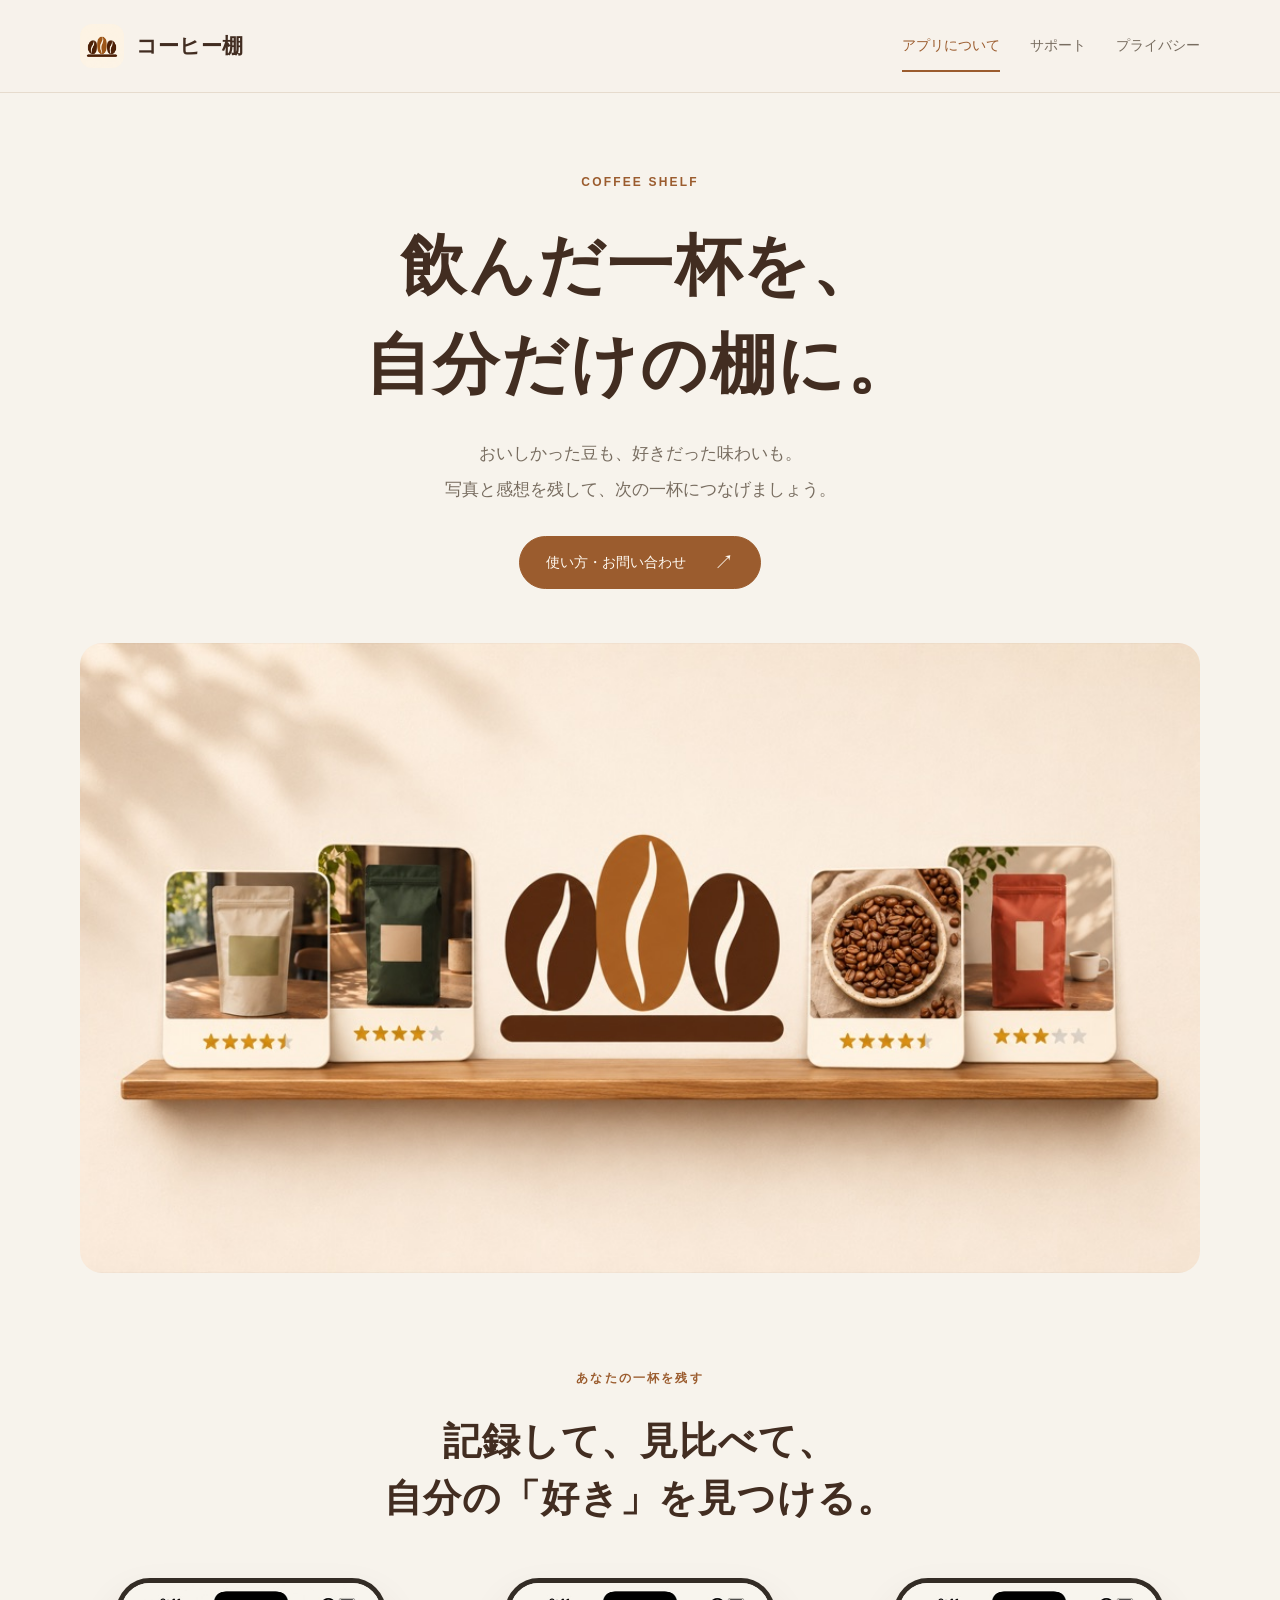
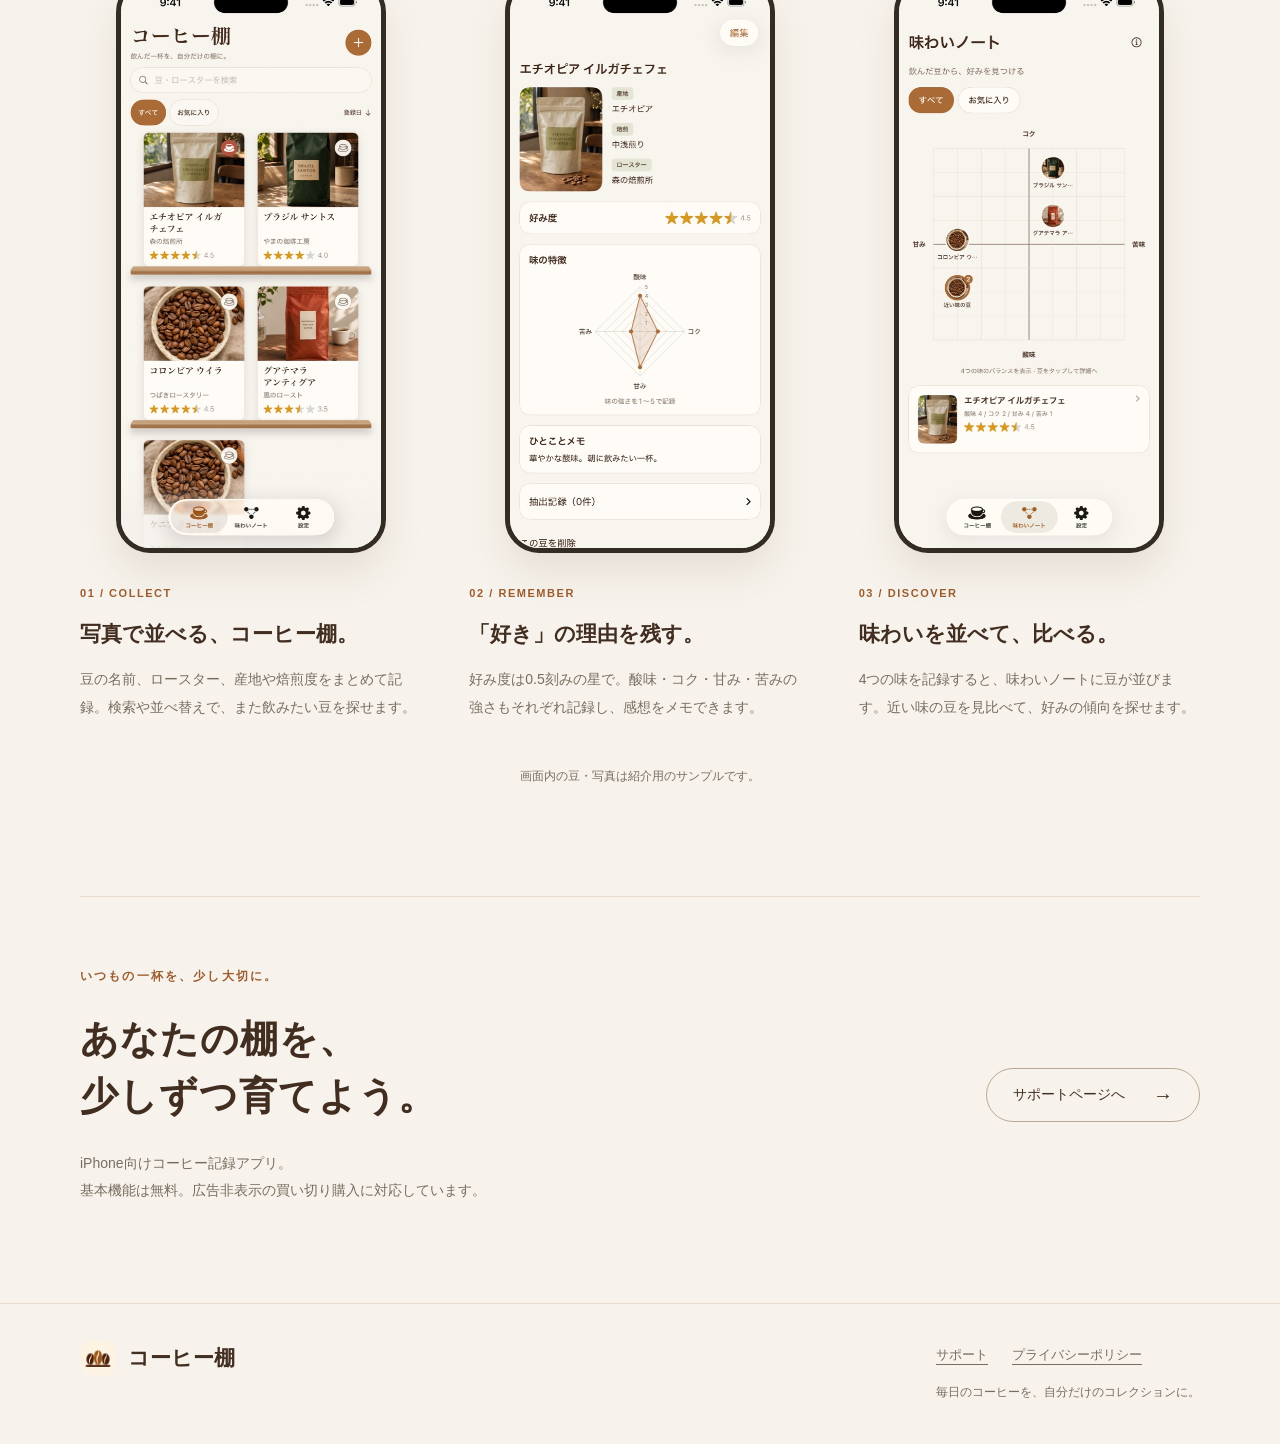
<file: index.html>
<!doctype html>
<html lang="ja"><head><meta charset="utf-8"><meta name="viewport" content="width=device-width,initial-scale=1"><meta name="color-scheme" content="light"><meta name="description" content="コーヒー豆の写真、好み度、4つの味わいを記録するiPhoneアプリ「コーヒー棚」。使い方とお問い合わせはこちら。"><title>コーヒー棚 | 飲んだ一杯を、自分だけの棚に。</title><link rel="icon" href="assets/app-icon.png"><link rel="stylesheet" href="styles.css"><script src="site.js" defer></script></head>
<body><a class="skip" href="#main">本文へ移動</a><header class="site-header"><div class="wrap header-inner"><a class="brand" href="index.html"><img src="assets/app-icon.png" width="44" height="44" alt=""><span>コーヒー棚</span></a><nav aria-label="メインナビゲーション"><a href="index.html" aria-current="page">アプリについて</a><a href="support.html">サポート</a><a href="privacy.html">プライバシー</a></nav></div></header>
<main id="main"><section class="hero wrap"><p class="eyebrow">COFFEE SHELF</p><h1>飲んだ一杯を、<br>自分だけの棚に。</h1><p class="lead">おいしかった豆も、好きだった味わいも。<br>写真と感想を残して、次の一杯につなげましょう。</p><a class="button" href="support.html">使い方・お問い合わせ <span aria-hidden="true">↗</span></a><img class="hero-art" src="assets/coffee-shelf.jpg" alt="豆の写真カードが並ぶ木の棚と、コーヒー棚の豆3つのロゴ" width="1050" height="591"></section>
<section class="features wrap" aria-labelledby="features-title"><div class="section-heading"><p class="eyebrow">あなたの一杯を残す</p><h2 id="features-title">記録して、見比べて、<br>自分の「好き」を見つける。</h2></div><div class="feature-grid">
<article><div class="phone"><img src="assets/shelf.jpg" alt="写真と好み度を木の棚に並べたコーヒー豆の一覧" width="506" height="1100" loading="lazy"></div><p class="step-label">01 / COLLECT</p><h3>写真で並べる、コーヒー棚。</h3><p>豆の名前、ロースター、産地や焙煎度をまとめて記録。検索や並べ替えで、また飲みたい豆を探せます。</p></article>
<article><div class="phone"><img src="assets/detail.jpg" alt="豆の写真、星の好み度、4つの味のグラフを表示した詳細画面" width="506" height="1100" loading="lazy"></div><p class="step-label">02 / REMEMBER</p><h3>「好き」の理由を残す。</h3><p>好み度は0.5刻みの星で。酸味・コク・甘み・苦みの強さもそれぞれ記録し、感想をメモできます。</p></article>
<article><div class="phone"><img src="assets/note.jpg" alt="登録した豆を味のバランスで配置する味わいノート" width="506" height="1100" loading="lazy"></div><p class="step-label">03 / DISCOVER</p><h3>味わいを並べて、比べる。</h3><p>4つの味を記録すると、味わいノートに豆が並びます。近い味の豆を見比べて、好みの傾向を探せます。</p></article>
</div><p class="image-note">画面内の豆・写真は紹介用のサンプルです。</p></section>
<section class="closing wrap"><div><p class="eyebrow">いつもの一杯を、少し大切に。</p><h2>あなたの棚を、<br>少しずつ育てよう。</h2><p>iPhone向けコーヒー記録アプリ。<br>基本機能は無料。広告非表示の買い切り購入に対応しています。</p></div><a class="button secondary" href="support.html">サポートページへ <span aria-hidden="true">→</span></a></section></main><footer class="site-footer"><div class="wrap footer-inner"><a class="brand" href="index.html"><img src="assets/app-icon.png" alt="" width="36" height="36"><span>コーヒー棚</span></a><div><a href="support.html">サポート</a><a href="privacy.html">プライバシーポリシー</a><small>毎日のコーヒーを、自分だけのコレクションに。</small></div></div></footer></body></html>
</file>
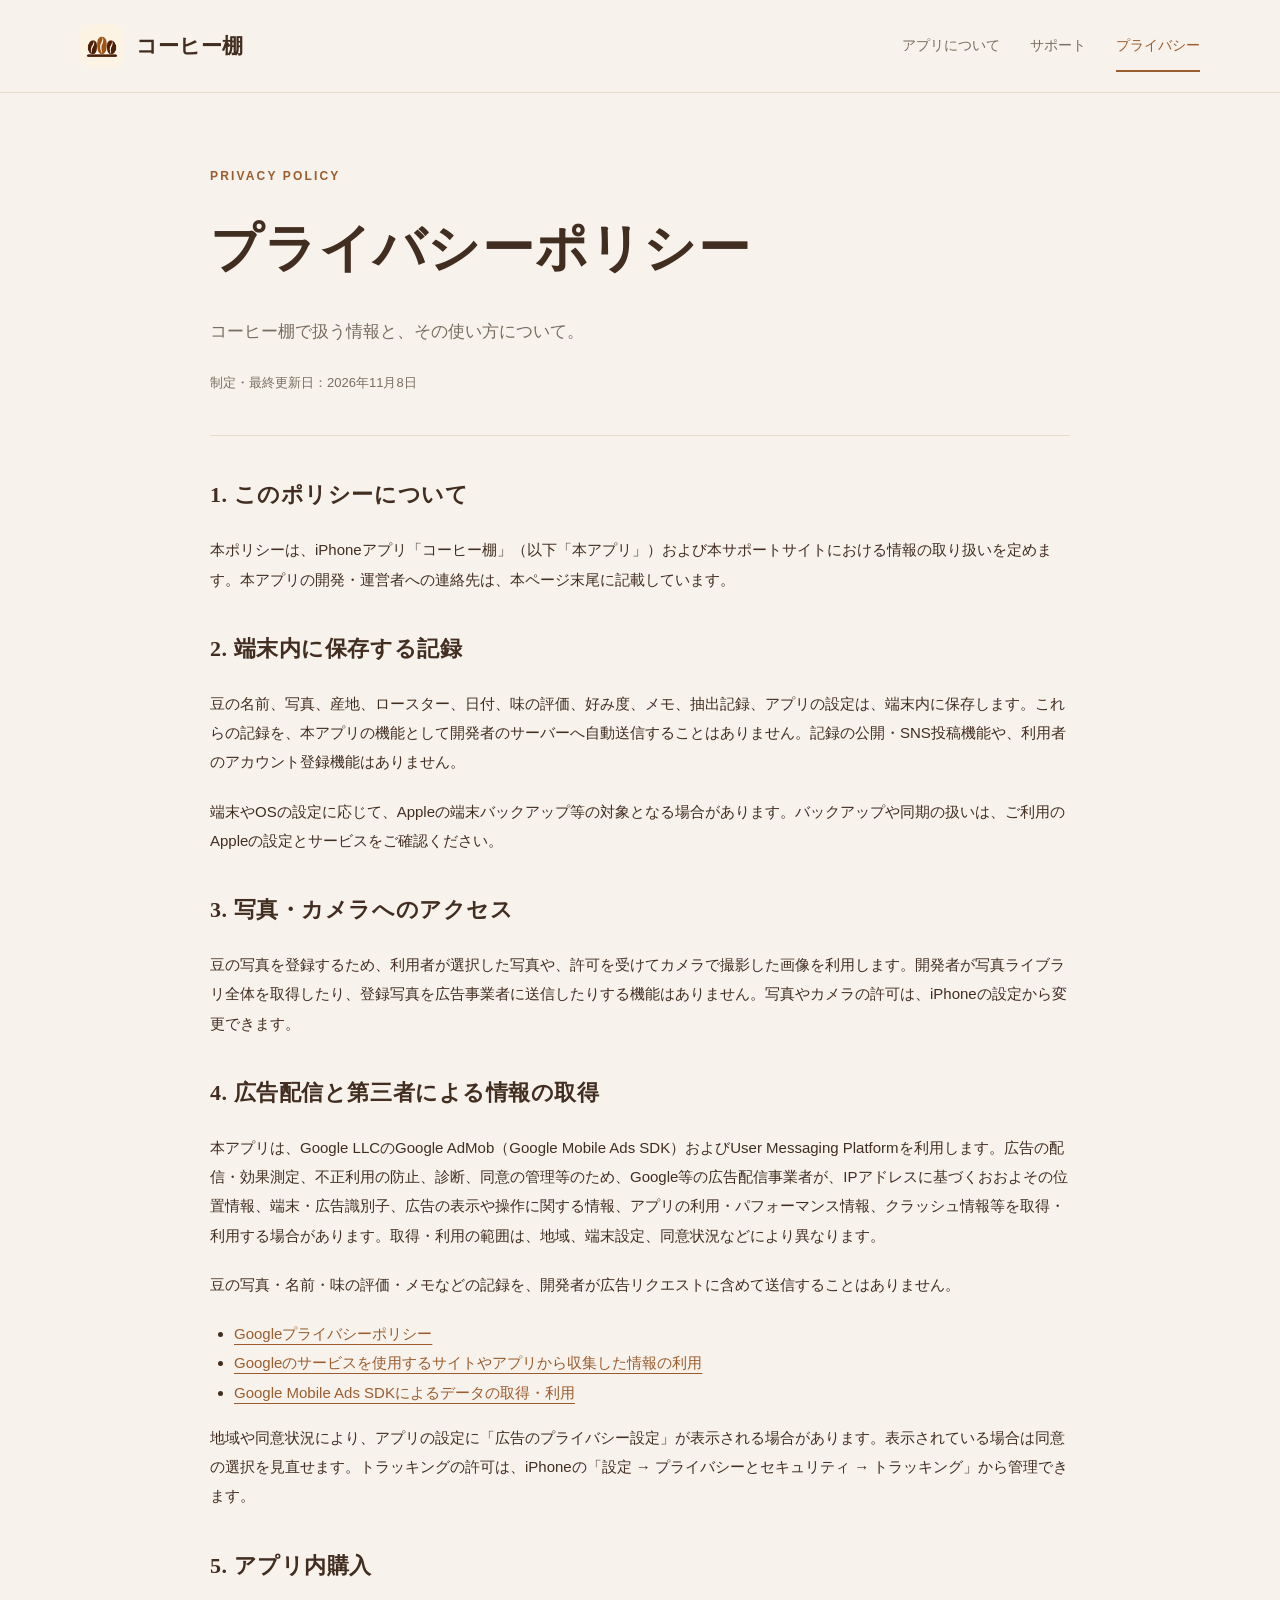
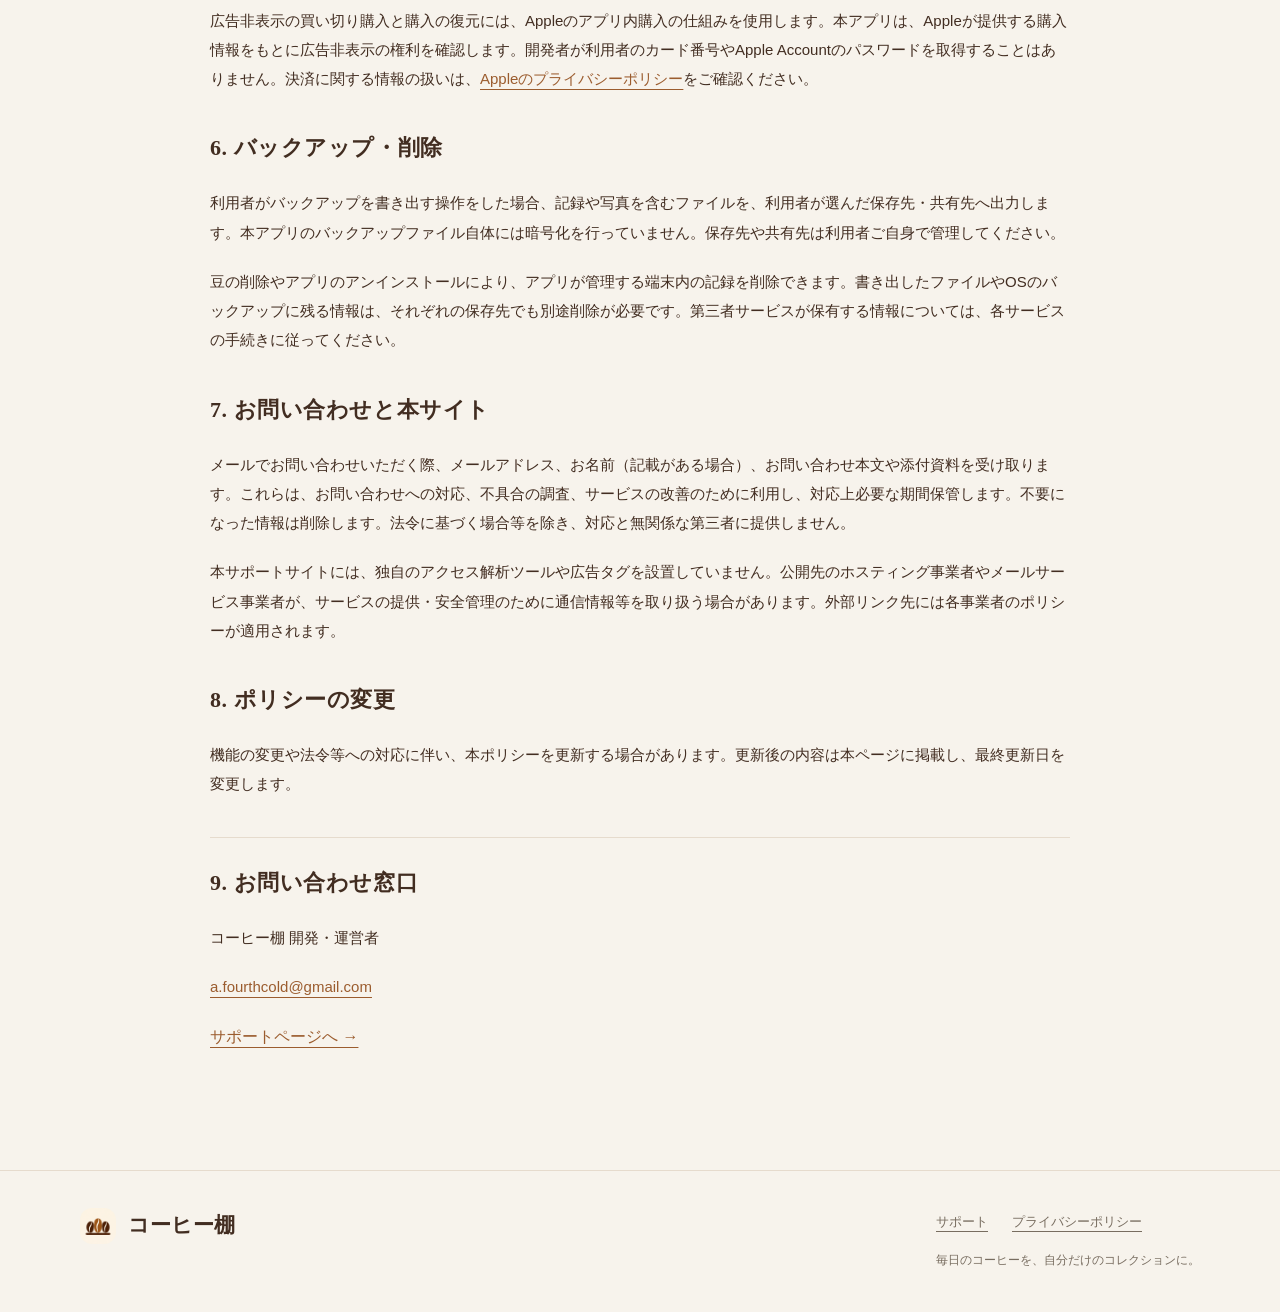
<file: privacy.html>
<!doctype html>
<html lang="ja"><head><meta charset="utf-8"><meta name="viewport" content="width=device-width,initial-scale=1"><meta name="color-scheme" content="light"><meta name="description" content="コーヒー棚のデータ保存、広告、アプリ内購入、写真、バックアップ、お問い合わせ情報の取り扱いについて。"><title>プライバシーポリシー | コーヒー棚</title><link rel="icon" href="assets/app-icon.png"><link rel="stylesheet" href="styles.css"><script src="site.js" defer></script></head>
<body><a class="skip" href="#main">本文へ移動</a><header class="site-header"><div class="wrap header-inner"><a class="brand" href="index.html"><img src="assets/app-icon.png" width="44" height="44" alt=""><span>コーヒー棚</span></a><nav aria-label="メインナビゲーション"><a href="index.html">アプリについて</a><a href="support.html">サポート</a><a href="privacy.html" aria-current="page">プライバシー</a></nav></div></header>
<main id="main"><article class="wrap document policy"><div class="page-heading"><p class="eyebrow">PRIVACY POLICY</p><h1>プライバシーポリシー</h1><p class="lead">コーヒー棚で扱う情報と、その使い方について。</p><p class="date">制定・最終更新日：2026年11月8日</p></div>
<section><h2>1. このポリシーについて</h2><p>本ポリシーは、iPhoneアプリ「コーヒー棚」（以下「本アプリ」）および本サポートサイトにおける情報の取り扱いを定めます。本アプリの開発・運営者への連絡先は、本ページ末尾に記載しています。</p></section>
<section><h2>2. 端末内に保存する記録</h2><p>豆の名前、写真、産地、ロースター、日付、味の評価、好み度、メモ、抽出記録、アプリの設定は、端末内に保存します。これらの記録を、本アプリの機能として開発者のサーバーへ自動送信することはありません。記録の公開・SNS投稿機能や、利用者のアカウント登録機能はありません。</p><p>端末やOSの設定に応じて、Appleの端末バックアップ等の対象となる場合があります。バックアップや同期の扱いは、ご利用のAppleの設定とサービスをご確認ください。</p></section>
<section><h2>3. 写真・カメラへのアクセス</h2><p>豆の写真を登録するため、利用者が選択した写真や、許可を受けてカメラで撮影した画像を利用します。開発者が写真ライブラリ全体を取得したり、登録写真を広告事業者に送信したりする機能はありません。写真やカメラの許可は、iPhoneの設定から変更できます。</p></section>
<section><h2>4. 広告配信と第三者による情報の取得</h2><p>本アプリは、Google LLCのGoogle AdMob（Google Mobile Ads SDK）およびUser Messaging Platformを利用します。広告の配信・効果測定、不正利用の防止、診断、同意の管理等のため、Google等の広告配信事業者が、IPアドレスに基づくおおよその位置情報、端末・広告識別子、広告の表示や操作に関する情報、アプリの利用・パフォーマンス情報、クラッシュ情報等を取得・利用する場合があります。取得・利用の範囲は、地域、端末設定、同意状況などにより異なります。</p><p>豆の写真・名前・味の評価・メモなどの記録を、開発者が広告リクエストに含めて送信することはありません。</p><ul><li><a href="https://policies.google.com/privacy?hl=ja">Googleプライバシーポリシー</a></li><li><a href="https://policies.google.com/technologies/partner-sites?hl=ja">Googleのサービスを使用するサイトやアプリから収集した情報の利用</a></li><li><a href="https://developers.google.com/admob/ios/privacy/data-disclosure?hl=ja">Google Mobile Ads SDKによるデータの取得・利用</a></li></ul><p>地域や同意状況により、アプリの設定に「広告のプライバシー設定」が表示される場合があります。表示されている場合は同意の選択を見直せます。トラッキングの許可は、iPhoneの「設定 → プライバシーとセキュリティ → トラッキング」から管理できます。</p></section>
<section><h2>5. アプリ内購入</h2><p>広告非表示の買い切り購入と購入の復元には、Appleのアプリ内購入の仕組みを使用します。本アプリは、Appleが提供する購入情報をもとに広告非表示の権利を確認します。開発者が利用者のカード番号やApple Accountのパスワードを取得することはありません。決済に関する情報の扱いは、<a href="https://www.apple.com/jp/legal/privacy/">Appleのプライバシーポリシー</a>をご確認ください。</p></section>
<section><h2>6. バックアップ・削除</h2><p>利用者がバックアップを書き出す操作をした場合、記録や写真を含むファイルを、利用者が選んだ保存先・共有先へ出力します。本アプリのバックアップファイル自体には暗号化を行っていません。保存先や共有先は利用者ご自身で管理してください。</p><p>豆の削除やアプリのアンインストールにより、アプリが管理する端末内の記録を削除できます。書き出したファイルやOSのバックアップに残る情報は、それぞれの保存先でも別途削除が必要です。第三者サービスが保有する情報については、各サービスの手続きに従ってください。</p></section>
<section><h2>7. お問い合わせと本サイト</h2><p>メールでお問い合わせいただく際、メールアドレス、お名前（記載がある場合）、お問い合わせ本文や添付資料を受け取ります。これらは、お問い合わせへの対応、不具合の調査、サービスの改善のために利用し、対応上必要な期間保管します。不要になった情報は削除します。法令に基づく場合等を除き、対応と無関係な第三者に提供しません。</p><p>本サポートサイトには、独自のアクセス解析ツールや広告タグを設置していません。公開先のホスティング事業者やメールサービス事業者が、サービスの提供・安全管理のために通信情報等を取り扱う場合があります。外部リンク先には各事業者のポリシーが適用されます。</p></section>
<section><h2>8. ポリシーの変更</h2><p>機能の変更や法令等への対応に伴い、本ポリシーを更新する場合があります。更新後の内容は本ページに掲載し、最終更新日を変更します。</p></section>
<section class="policy-contact"><h2>9. お問い合わせ窓口</h2><p>コーヒー棚 開発・運営者</p><p><a href="mailto:a.fourthcold@gmail.com">a.fourthcold@gmail.com</a></p><a href="support.html#contact">サポートページへ →</a></section></article></main><footer class="site-footer"><div class="wrap footer-inner"><a class="brand" href="index.html"><img src="assets/app-icon.png" alt="" width="36" height="36"><span>コーヒー棚</span></a><div><a href="support.html">サポート</a><a href="privacy.html">プライバシーポリシー</a><small>毎日のコーヒーを、自分だけのコレクションに。</small></div></div></footer></body></html>
</file>
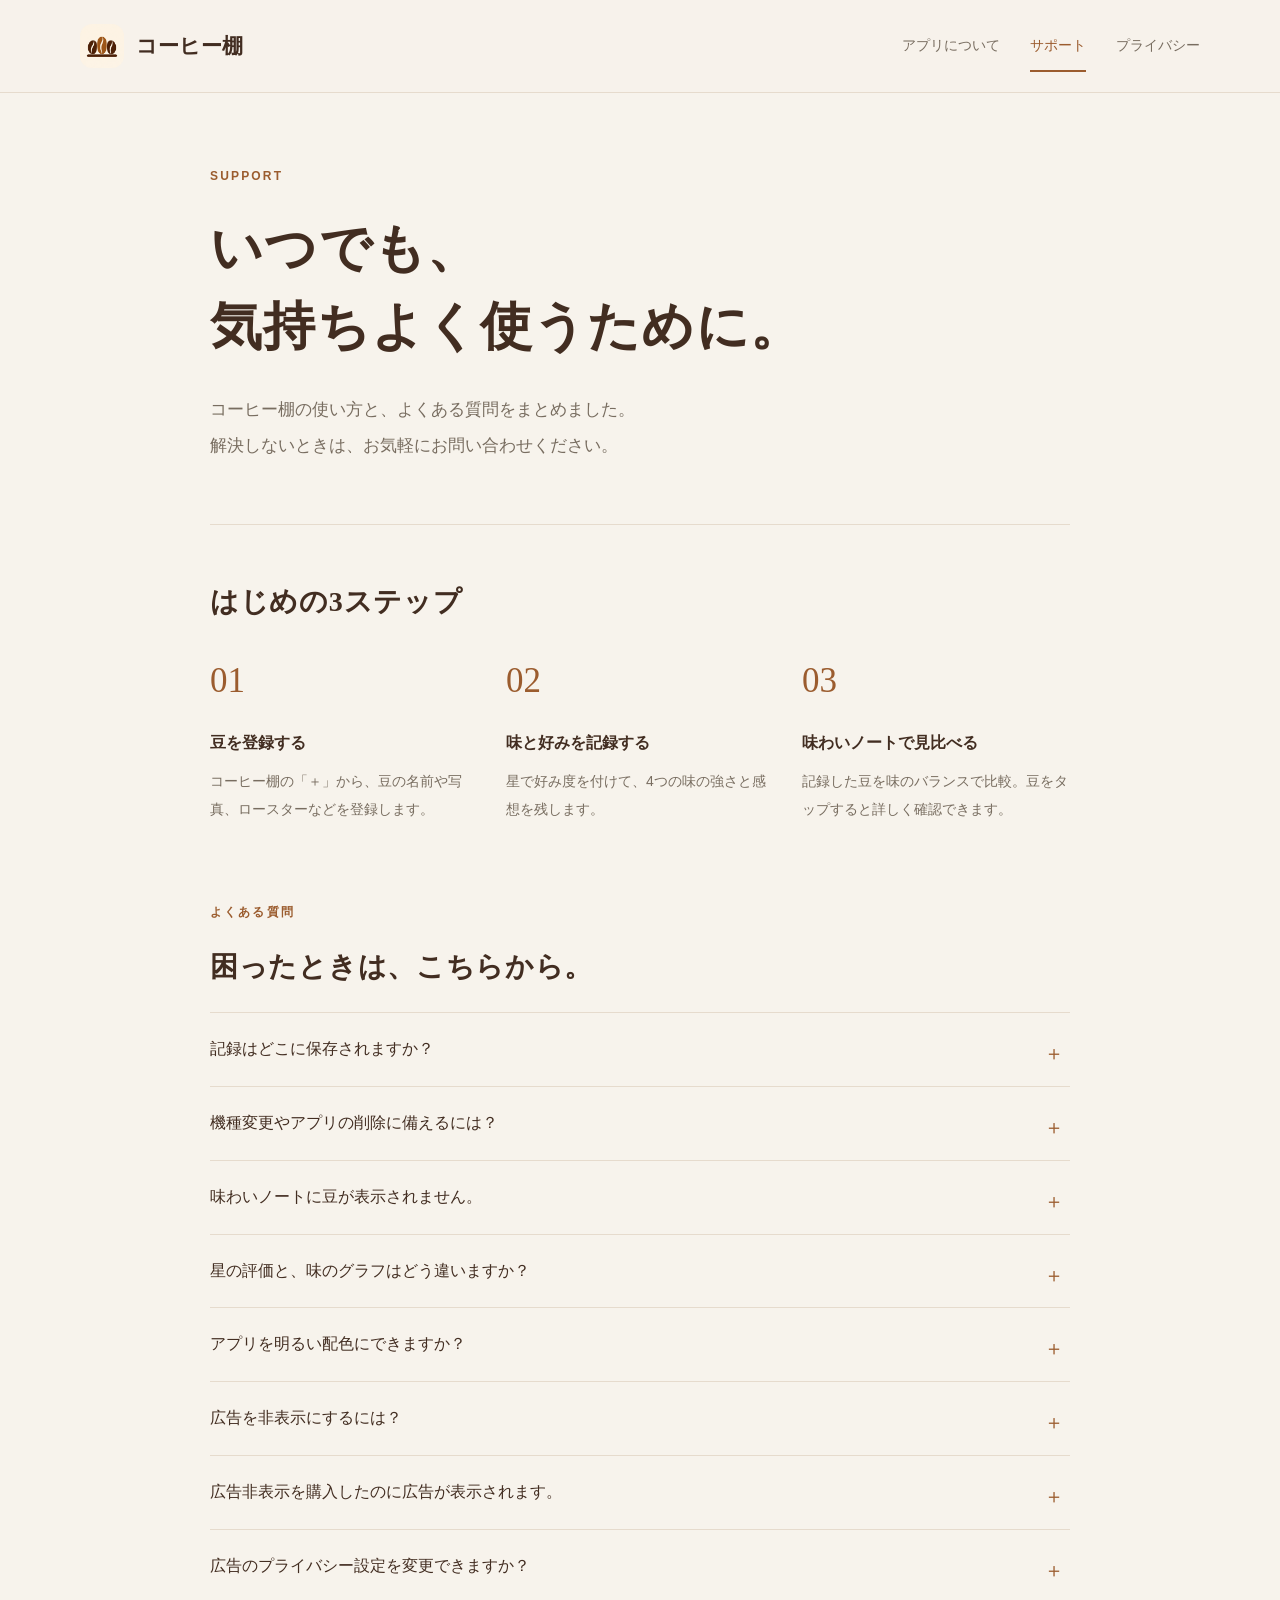
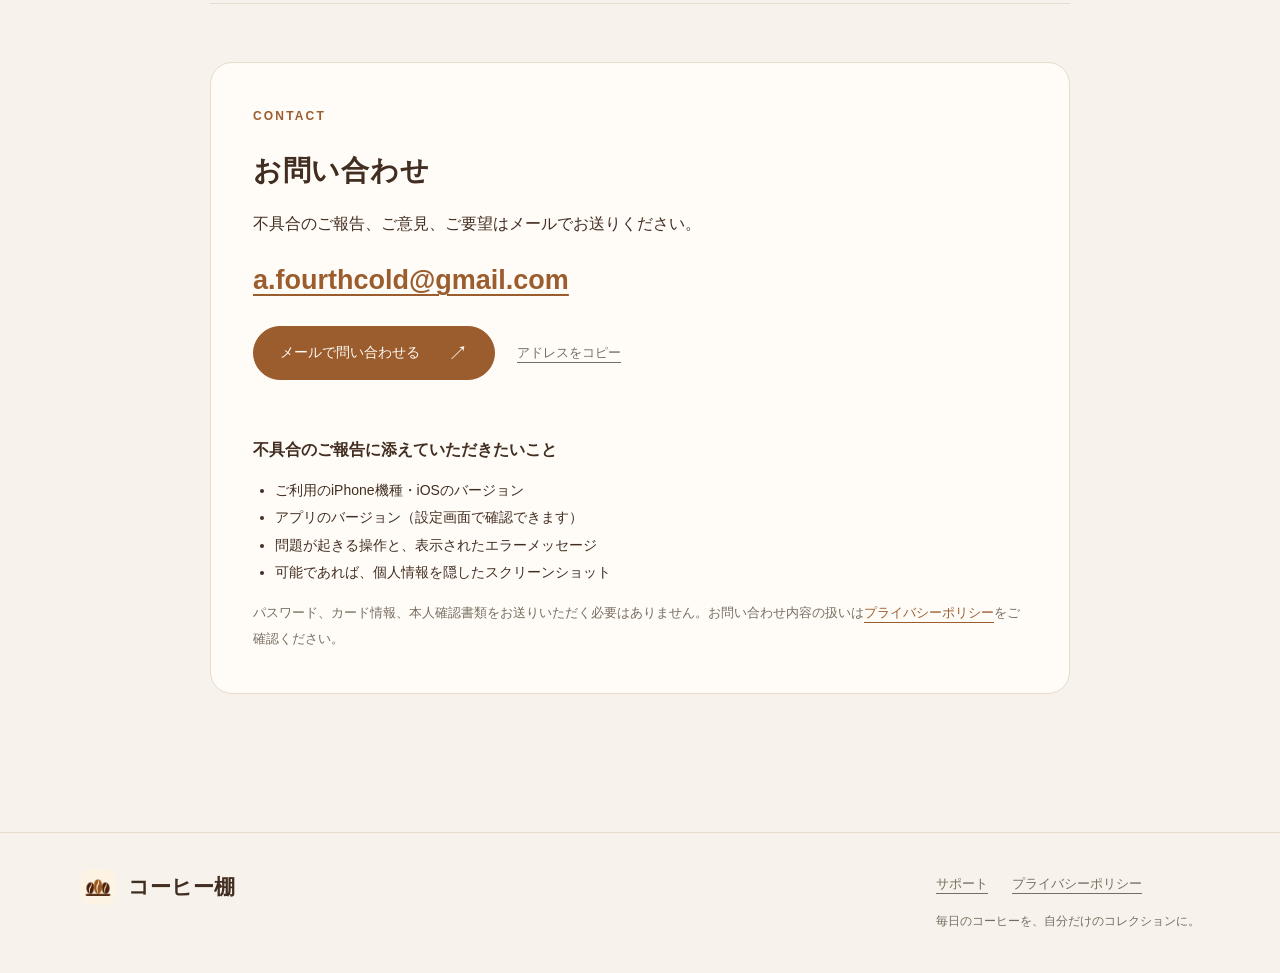
<file: support.html>
<!doctype html>
<html lang="ja"><head><meta charset="utf-8"><meta name="viewport" content="width=device-width,initial-scale=1"><meta name="color-scheme" content="light"><meta name="description" content="コーヒー棚の使い方、バックアップ、味わいノート、広告非表示の購入と復元について。お問い合わせはこちら。"><title>サポート・お問い合わせ | コーヒー棚</title><link rel="icon" href="assets/app-icon.png"><link rel="stylesheet" href="styles.css"><script src="site.js" defer></script></head>
<body><a class="skip" href="#main">本文へ移動</a><header class="site-header"><div class="wrap header-inner"><a class="brand" href="index.html"><img src="assets/app-icon.png" width="44" height="44" alt=""><span>コーヒー棚</span></a><nav aria-label="メインナビゲーション"><a href="index.html">アプリについて</a><a href="support.html" aria-current="page">サポート</a><a href="privacy.html">プライバシー</a></nav></div></header>
<main id="main"><div class="wrap document"><div class="page-heading"><p class="eyebrow">SUPPORT</p><h1>いつでも、<br>気持ちよく使うために。</h1><p class="lead">コーヒー棚の使い方と、よくある質問をまとめました。<br>解決しないときは、お気軽にお問い合わせください。</p></div>
<section aria-labelledby="guide"><h2 id="guide">はじめの3ステップ</h2><ol class="guide-list"><li><b>豆を登録する</b><p>コーヒー棚の「＋」から、豆の名前や写真、ロースターなどを登録します。</p></li><li><b>味と好みを記録する</b><p>星で好み度を付けて、4つの味の強さと感想を残します。</p></li><li><b>味わいノートで見比べる</b><p>記録した豆を味のバランスで比較。豆をタップすると詳しく確認できます。</p></li></ol></section>
<section class="faq" aria-labelledby="faq-title"><p class="eyebrow">よくある質問</p><h2 id="faq-title">困ったときは、こちらから。</h2><details><summary>記録はどこに保存されますか？</summary><p>豆の情報、写真、評価やメモは、アプリが使用する端末内に保存します。ログインや会員登録は不要です。アプリの機能として、開発者のサーバーに記録を自動送信することはありません。</p></details><details><summary>機種変更やアプリの削除に備えるには？</summary><p>「設定 → バックアップ → バックアップを書き出す」でファイルを保存してください。新しい端末では同じ画面の「バックアップから復元」を選びます。復元すると、その端末にある現在の記録をすべて置き換えます。バックアップには写真やメモも含まれるため、保存先や共有先にご注意ください。</p></details><details><summary>味わいノートに豆が表示されません。</summary><p>豆の編集画面で「酸味・コク・甘み・苦み」の4項目を入力してください。4項目がそろった豆が配置されます。「お気に入り」の絞り込みを使っている場合は「すべて」に戻して確認してください。位置が近い豆は、まとめて表示されることがあります。</p></details><details><summary>星の評価と、味のグラフはどう違いますか？</summary><p>星は自分の「好み度」で、0.5刻みで記録できます。グラフは4つの味の「強さ」を1〜5で記録するものです。強い味ほど好みという意味ではなく、別々の指標として使えます。</p></details><details><summary>アプリを明るい配色にできますか？</summary><p>「設定 → 外観 → 表示モード」で「ライト」を選ぶと、iPhone本体のダークモード設定にかかわらず明るい配色で使えます。</p></details><details><summary>広告を非表示にするには？</summary><p>「設定 → 広告とプライバシー → 広告を非表示にする」から、買い切りのアプリ内購入をご利用ください。価格はAppleの購入画面で確認できます。購入はAppleの仕組みを通じて行います。</p></details><details><summary>広告非表示を購入したのに広告が表示されます。</summary><p>購入時と同じApple Accountの「メディアと購入」にサインインしていることを確認し、インターネットにつないだ状態で、広告非表示の画面にある「購入を復元」をお試しください。解決しない場合は、購入済みかどうかとエラーの文面を添えてお問い合わせください。カード番号やApple Accountのパスワードは送らないでください。</p></details><details><summary>広告のプライバシー設定を変更できますか？</summary><p>地域や同意状況により、設定画面に「広告のプライバシー設定」が表示される場合があります。表示されている場合は、そこから選択を見直せます。トラッキングの許可は、iPhoneの「設定 → プライバシーとセキュリティ → トラッキング」で管理できます。</p></details></section>
<section class="contact" id="contact" aria-labelledby="contact-title"><p class="eyebrow">CONTACT</p><h2 id="contact-title">お問い合わせ</h2><p>不具合のご報告、ご意見、ご要望はメールでお送りください。</p><a class="email" href="mailto:a.fourthcold@gmail.com?subject=%E3%82%B3%E3%83%BC%E3%83%92%E3%83%BC%E6%A3%9A%20%E3%81%8A%E5%95%8F%E3%81%84%E5%90%88%E3%82%8F%E3%81%9B">a.fourthcold@gmail.com</a><div class="contact-actions"><a class="button" href="mailto:a.fourthcold@gmail.com?subject=%E3%82%B3%E3%83%BC%E3%83%92%E3%83%BC%E6%A3%9A%20%E3%81%8A%E5%95%8F%E3%81%84%E5%90%88%E3%82%8F%E3%81%9B">メールで問い合わせる <span aria-hidden="true">↗</span></a><button type="button" class="copy-button" data-copy-email="a.fourthcold@gmail.com" hidden>アドレスをコピー</button></div><p class="copy-status" role="status" aria-live="polite"></p><h3>不具合のご報告に添えていただきたいこと</h3><ul><li>ご利用のiPhone機種・iOSのバージョン</li><li>アプリのバージョン（設定画面で確認できます）</li><li>問題が起きる操作と、表示されたエラーメッセージ</li><li>可能であれば、個人情報を隠したスクリーンショット</li></ul><p class="small">パスワード、カード情報、本人確認書類をお送りいただく必要はありません。お問い合わせ内容の扱いは<a href="privacy.html">プライバシーポリシー</a>をご確認ください。</p></section></div></main><footer class="site-footer"><div class="wrap footer-inner"><a class="brand" href="index.html"><img src="assets/app-icon.png" alt="" width="36" height="36"><span>コーヒー棚</span></a><div><a href="support.html">サポート</a><a href="privacy.html">プライバシーポリシー</a><small>毎日のコーヒーを、自分だけのコレクションに。</small></div></div></footer></body></html>
</file>
<file: styles.css>
:root{--paper:#f7f3ec;--card:#fffcf7;--ink:#422d21;--muted:#786d60;--line:#e6dbcd;--accent:#9b5c2e;--sage:#e8e8d9;--serif:'Hiragino Mincho ProN','Yu Mincho',serif;--sans:-apple-system,BlinkMacSystemFont,'Hiragino Kaku Gothic ProN','Noto Sans JP',sans-serif}*{box-sizing:border-box}html{scroll-behavior:smooth;scroll-padding-top:100px}body{margin:0;background:var(--paper);color:var(--ink);font:16px/1.95 var(--sans);overflow-wrap:anywhere}a{color:var(--accent);text-underline-offset:5px}a:hover{text-decoration-thickness:2px}a:focus-visible,button:focus-visible,summary:focus-visible{outline:3px solid var(--accent);outline-offset:5px;border-radius:5px}img{max-width:100%;display:block;height:auto}h1,h2,h3,p{margin-top:0}h1,h2{font-family:var(--serif);font-feature-settings:'palt';font-weight:600;letter-spacing:.025em;line-height:1.5}h1{font-size:clamp(38px,5.2vw,66px);margin-bottom:26px}h2{font-size:clamp(27px,3vw,39px);margin-bottom:24px}h3{font-size:19px;line-height:1.65}p{margin-bottom:20px}.wrap{width:min(1120px,calc(100% - 64px));margin-inline:auto}.site-header{background:rgba(247,243,236,.96);border-bottom:1px solid var(--line)}.header-inner{min-height:92px;display:flex;align-items:center;justify-content:space-between;gap:26px}.brand{display:inline-flex;align-items:center;gap:12px;font-size:21px;font-weight:650;color:var(--ink);white-space:nowrap;text-decoration:none}.brand img{border-radius:12px}.site-header nav{display:flex;gap:30px;font-size:14px}.site-header nav a{color:var(--muted);text-decoration:none;padding:12px 0}.site-header nav a[aria-current]{color:var(--accent);box-shadow:inset 0 -2px var(--accent)}.site-header nav a:hover{color:var(--ink)}.skip{position:absolute;top:-80px;left:20px;background:var(--ink);color:white;padding:10px 20px;z-index:5}.skip:focus{top:8px}.eyebrow{color:var(--accent);font-size:12px;font-weight:650;letter-spacing:.18em;margin-bottom:22px}.hero{padding-top:78px;text-align:center}.hero h1{margin-bottom:22px}.lead{font-size:17px;color:var(--muted);line-height:2.1}.button{display:inline-flex;align-items:center;justify-content:center;gap:28px;min-height:52px;background:var(--accent);color:#fffaf2;border:1px solid var(--accent);border-radius:999px;padding:12px 26px;text-decoration:none;font-weight:550;font-size:14px;transition:background .15s}.button:hover{background:#7c4824}.button span{font-size:20px;line-height:1}.secondary{color:var(--ink);background:transparent;border-color:#bba893}.secondary:hover{background:#eee4d5}.hero .button{margin-top:8px}.hero-art{width:100%;margin:54px auto 0;border-radius:22px}.features{padding-top:94px;padding-bottom:88px}.section-heading{text-align:center;margin-bottom:50px}.feature-grid{display:grid;grid-template-columns:repeat(3,minmax(0,1fr));gap:48px}.phone{width:80%;max-width:270px;margin:0 auto 30px;border:5px solid #332c25;border-radius:34px;overflow:hidden;background:var(--card);box-shadow:0 20px 40px #4b33201a}.phone img{width:100%}.step-label{font-size:11px;letter-spacing:.14em;color:var(--accent);margin-bottom:12px;font-weight:650}.feature-grid h3{font-family:var(--serif);font-size:21px;margin-bottom:15px}.feature-grid p:not(.step-label){color:var(--muted);font-size:14px}.image-note{text-align:center;color:var(--muted);font-size:12px;margin-top:24px}.closing{display:flex;align-items:center;justify-content:space-between;gap:40px;border-top:1px solid var(--line);padding-top:68px;padding-bottom:78px}.closing p:not(.eyebrow){color:var(--muted);font-size:14px}.closing .button{flex-shrink:0}.document{max-width:860px;padding-top:72px;padding-bottom:80px}.page-heading{margin-bottom:56px;padding-bottom:40px;border-bottom:1px solid var(--line)}.document h1{font-size:clamp(34px,4.8vw,52px)}.document h2{font-size:28px}.document section{margin-bottom:58px}.guide-list{list-style:none;counter-reset:guide;padding:0;display:grid;grid-template-columns:repeat(3,minmax(0,1fr));gap:28px}.guide-list li{counter-increment:guide}.guide-list li:before{content:'0' counter(guide);display:block;color:var(--accent);font-family:var(--serif);font-size:35px;margin-bottom:12px}.guide-list b{font-size:16px}.guide-list p{font-size:14px;color:var(--muted);margin-top:10px}.faq details{border-bottom:1px solid var(--line)}.faq details:first-of-type{border-top:1px solid var(--line)}summary{cursor:pointer;list-style:none;position:relative;font-weight:550;padding:22px 44px 22px 0;line-height:1.8}summary::-webkit-details-marker{display:none}summary:after{content:'＋';position:absolute;right:6px;top:22px;color:var(--accent);font-size:20px;font-weight:400}details[open] summary:after{content:'−'}details>p{color:var(--muted);font-size:15px;line-height:2;padding-right:20px;margin-bottom:24px}.contact{background:var(--card);border:1px solid var(--line);padding:42px;border-radius:22px}.contact h2{margin-bottom:16px}.email{font-size:clamp(17px,3.6vw,27px);font-weight:550;display:inline-block;line-height:1.6}.contact-actions{display:flex;align-items:center;flex-wrap:wrap;gap:22px;margin-top:24px}.copy-button{font:inherit;font-size:13px;color:var(--muted);background:none;border:0;padding:10px 0;cursor:pointer;text-decoration:underline;text-underline-offset:5px}.copy-status{font-size:13px;color:var(--accent);min-height:25px;margin:8px 0 20px}.contact h3{margin:24px 0 10px;font-size:16px}.contact ul{padding-left:22px;font-size:14px}.small{font-size:13px;color:var(--muted);margin-bottom:0}.policy .page-heading{margin-bottom:42px}.policy section{margin-bottom:38px}.policy section h2{font-size:22px}.policy section p,.policy section li{font-size:15px}.policy section ul{padding-left:24px}.date{font-size:13px;color:var(--muted);margin-bottom:0}.policy-contact{border-top:1px solid var(--line);padding-top:28px}.site-footer{border-top:1px solid var(--line);padding:34px 0 40px}.footer-inner{display:flex;align-items:flex-start;justify-content:space-between;gap:28px}.site-footer a:not(.brand){font-size:13px;color:var(--muted);margin-right:24px}.site-footer small{display:block;margin-top:12px;font-size:12px;color:var(--muted)}[hidden]{display:none!important}::selection{background:#e6ceb0;color:var(--ink)}
@media(max-width:760px){.wrap{width:calc(100% - 40px)}.header-inner{min-height:100px;align-items:flex-start;justify-content:center;flex-direction:column;gap:6px;padding-block:15px}.brand{font-size:18px;gap:10px}.brand img{width:36px;height:36px}.site-header nav{gap:24px;font-size:12px;max-width:100%}.site-header nav a{padding:4px 0}.hero{padding-top:48px}.hero h1{font-size:40px}.lead{font-size:15px}.hero-art{margin-top:34px;border-radius:14px}.features{padding-top:60px;padding-bottom:48px}.feature-grid{grid-template-columns:1fr;gap:40px;max-width:460px;margin-inline:auto}.feature-grid article{display:grid;grid-template-columns:126px 1fr;column-gap:22px;align-items:start}.phone{grid-row:1/5;grid-column:1;width:126px;border-radius:20px;border-width:3px;margin:0}.step-label{grid-column:2;margin-top:6px;font-size:10px}.feature-grid h3{grid-column:2;font-size:19px;margin-bottom:10px}.feature-grid p:not(.step-label){grid-column:2;font-size:13px}.image-note{font-size:11px;margin-top:32px}.closing{flex-direction:column;align-items:flex-start;gap:14px;padding-top:38px;padding-bottom:50px}.closing h2{font-size:30px}.document{padding-top:44px;padding-bottom:40px}.page-heading{padding-bottom:28px;margin-bottom:34px}.document h1{font-size:35px}.document h2{font-size:25px}.guide-list{grid-template-columns:1fr;gap:18px}.guide-list li{display:grid;grid-template-columns:50px 1fr;column-gap:12px}.guide-list li:before{grid-row:1/3;font-size:30px;margin:0}.guide-list p{margin-bottom:0}.document section{margin-bottom:40px}summary{font-size:14px;padding-block:18px}summary:after{top:17px}details>p{font-size:14px;padding-right:0}.contact{padding:26px 22px;border-radius:17px}.contact-actions{gap:12px}.contact-actions .button{font-size:13px;gap:15px;padding-inline:20px}.contact ul{font-size:13px}.policy section h2{font-size:20px}.policy section p,.policy section li{font-size:14px}.footer-inner{flex-direction:column;gap:20px}.site-footer{padding-block:26px}}
@media(prefers-reduced-motion:reduce){html{scroll-behavior:auto}*{transition:none!important}}
</file>
